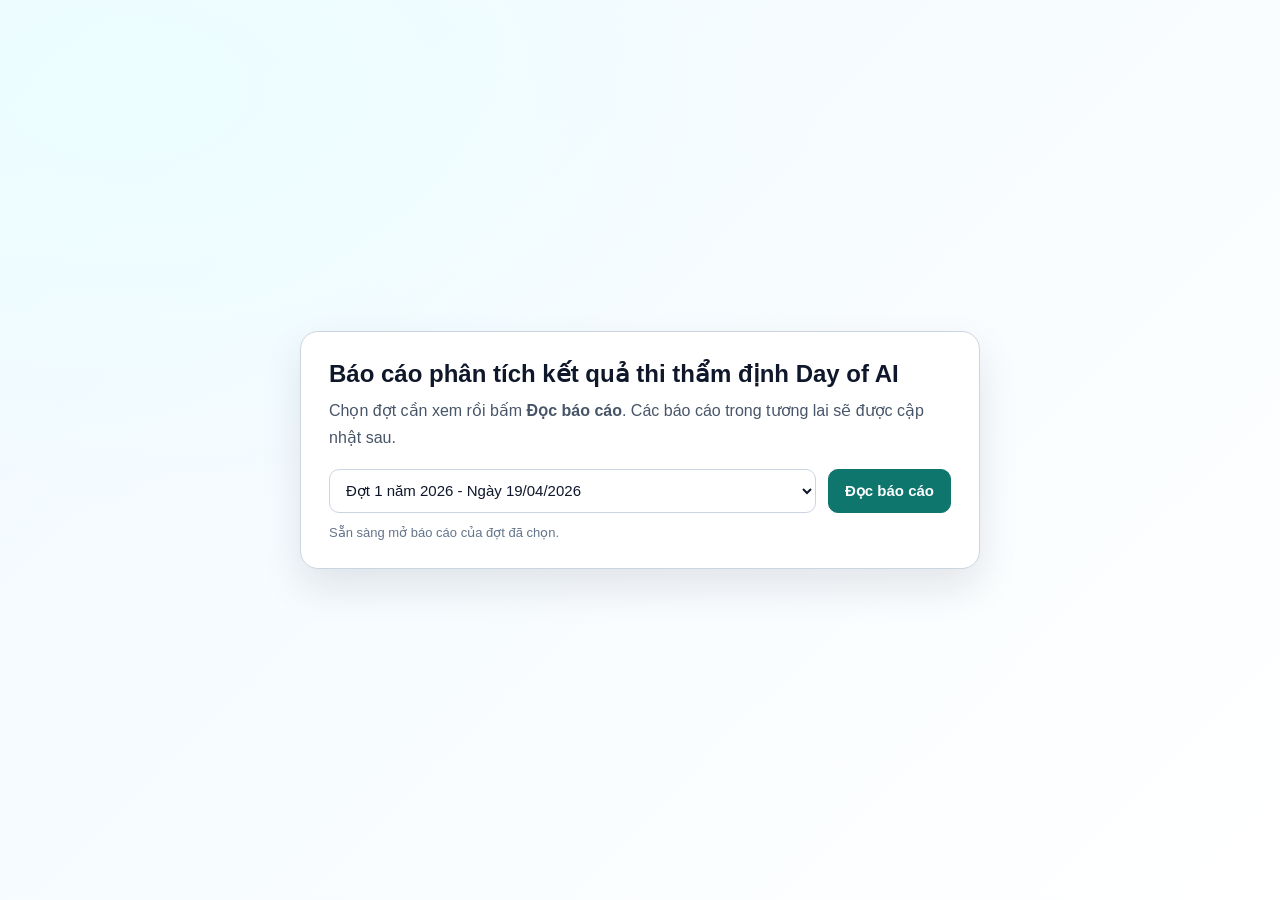
<file: index.html>
<!DOCTYPE html>
<html lang="vi">
<head>
<meta charset="UTF-8">
<meta name="viewport" content="width=device-width, initial-scale=1.0">
<title>Trung tâm báo cáo Kết quả thi thẩm định Day of AI</title>
<style>
:root{
	--bg1:#f0f9ff;
	--bg2:#ecfeff;
	--card:#ffffff;
	--ink:#0f172a;
	--sub:#475569;
	--line:#cbd5e1;
	--action:#0f766e;
}
*{box-sizing:border-box}
body{
	margin:0;
	min-height:100vh;
	display:flex;
	align-items:center;
	justify-content:center;
	background:radial-gradient(1200px 700px at 10% 10%,var(--bg2),transparent 60%),linear-gradient(135deg,var(--bg1),#ffffff);
	color:var(--ink);
	font-family:"Segoe UI",Arial,sans-serif;
	padding:24px;
}
.card{
	width:min(680px,100%);
	background:var(--card);
	border:1px solid var(--line);
	border-radius:18px;
	box-shadow:0 18px 40px rgba(15,23,42,.10);
	padding:28px;
}
h1{font-size:24px;margin:0 0 10px}
p{margin:0 0 18px;color:var(--sub);line-height:1.65}
.row{display:flex;gap:12px;flex-wrap:wrap}
select,button{
	height:44px;
	border-radius:10px;
	border:1px solid var(--line);
	font-size:15px;
}
select{
	flex:1 1 380px;
	padding:0 12px;
	background:#fff;
	color:var(--ink);
}
button{
	flex:0 0 auto;
	padding:0 16px;
	background:var(--action);
	border-color:var(--action);
	color:#fff;
	font-weight:600;
	cursor:pointer;
}
button:hover{filter:brightness(1.05)}
.hint{font-size:13px;color:#64748b;margin-top:12px}
</style>
</head>
<body>
<div class="card">
	<h1>Báo cáo phân tích kết quả thi thẩm định Day of AI</h1>
	<p>Chọn đợt cần xem rồi bấm <b>Đọc báo cáo</b>. Các báo cáo trong tương lai sẽ được cập nhật sau.</p>
	<div class="row">
		<select id="reportPeriod" aria-label="Chọn đợt báo cáo"></select>
		<button id="openReportBtn" type="button">Đọc báo cáo</button>
	</div>
	<div class="hint" id="periodHint"></div>
</div>

<script>
const REPORT_PERIODS=[
	{
		id:'2026-dot-1',
		label:'Đợt 1 năm 2026 - Ngày 19/04/2026',
		url:'BaoCao_Dot01.html'
	},
	{
		id:'2026-dot-2',
		label:'Đợt 2 năm 2026 - Ngày 18/05/2026',
		url:'BaoCao_Dot02.html'
	}
];

const selectEl=document.getElementById('reportPeriod');
const hintEl=document.getElementById('periodHint');
const openBtn=document.getElementById('openReportBtn');

REPORT_PERIODS.forEach((p,idx)=>{
	const opt=document.createElement('option');
	opt.value=p.id;
	opt.textContent=p.label;
	if(idx===0)opt.selected=true;
	selectEl.appendChild(opt);
});

function selectedPeriod(){
	return REPORT_PERIODS.find(p=>p.id===selectEl.value)||REPORT_PERIODS[0];
}

function refreshHint(){
	const p=selectedPeriod();
	hintEl.textContent=p.url?'Sẵn sàng mở báo cáo của đợt đã chọn.':'Báo cáo chưa có sẵn, sẽ được cập nhật sau.';
}

openBtn.addEventListener('click',()=>{
	const p=selectedPeriod();
	if(!p.url){
		alert('Đợt khảo sát này chưa có link báo cáo. Sẽ được cập nhật sau.');
		return;
	}
	window.location.href=p.url;
});

selectEl.addEventListener('change',refreshHint);
refreshHint();
</script>
</body>
</html>
</file>
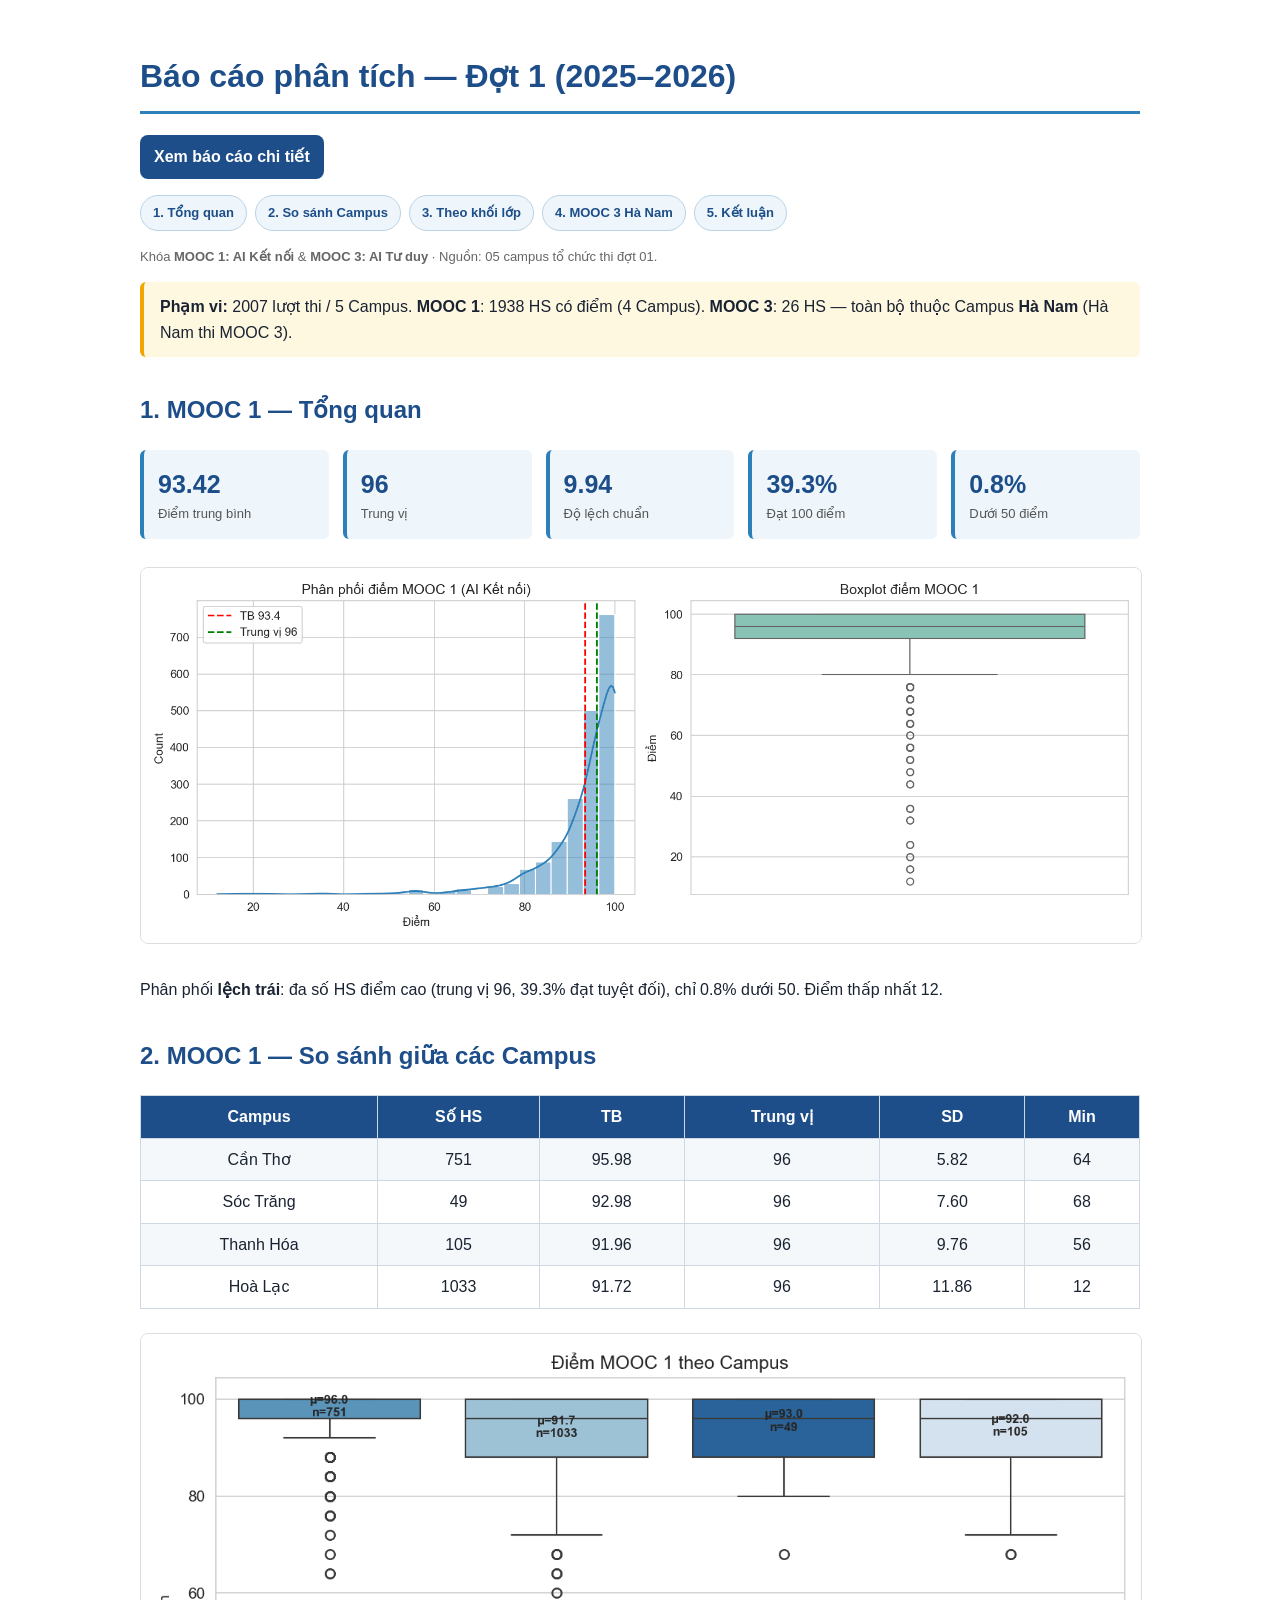
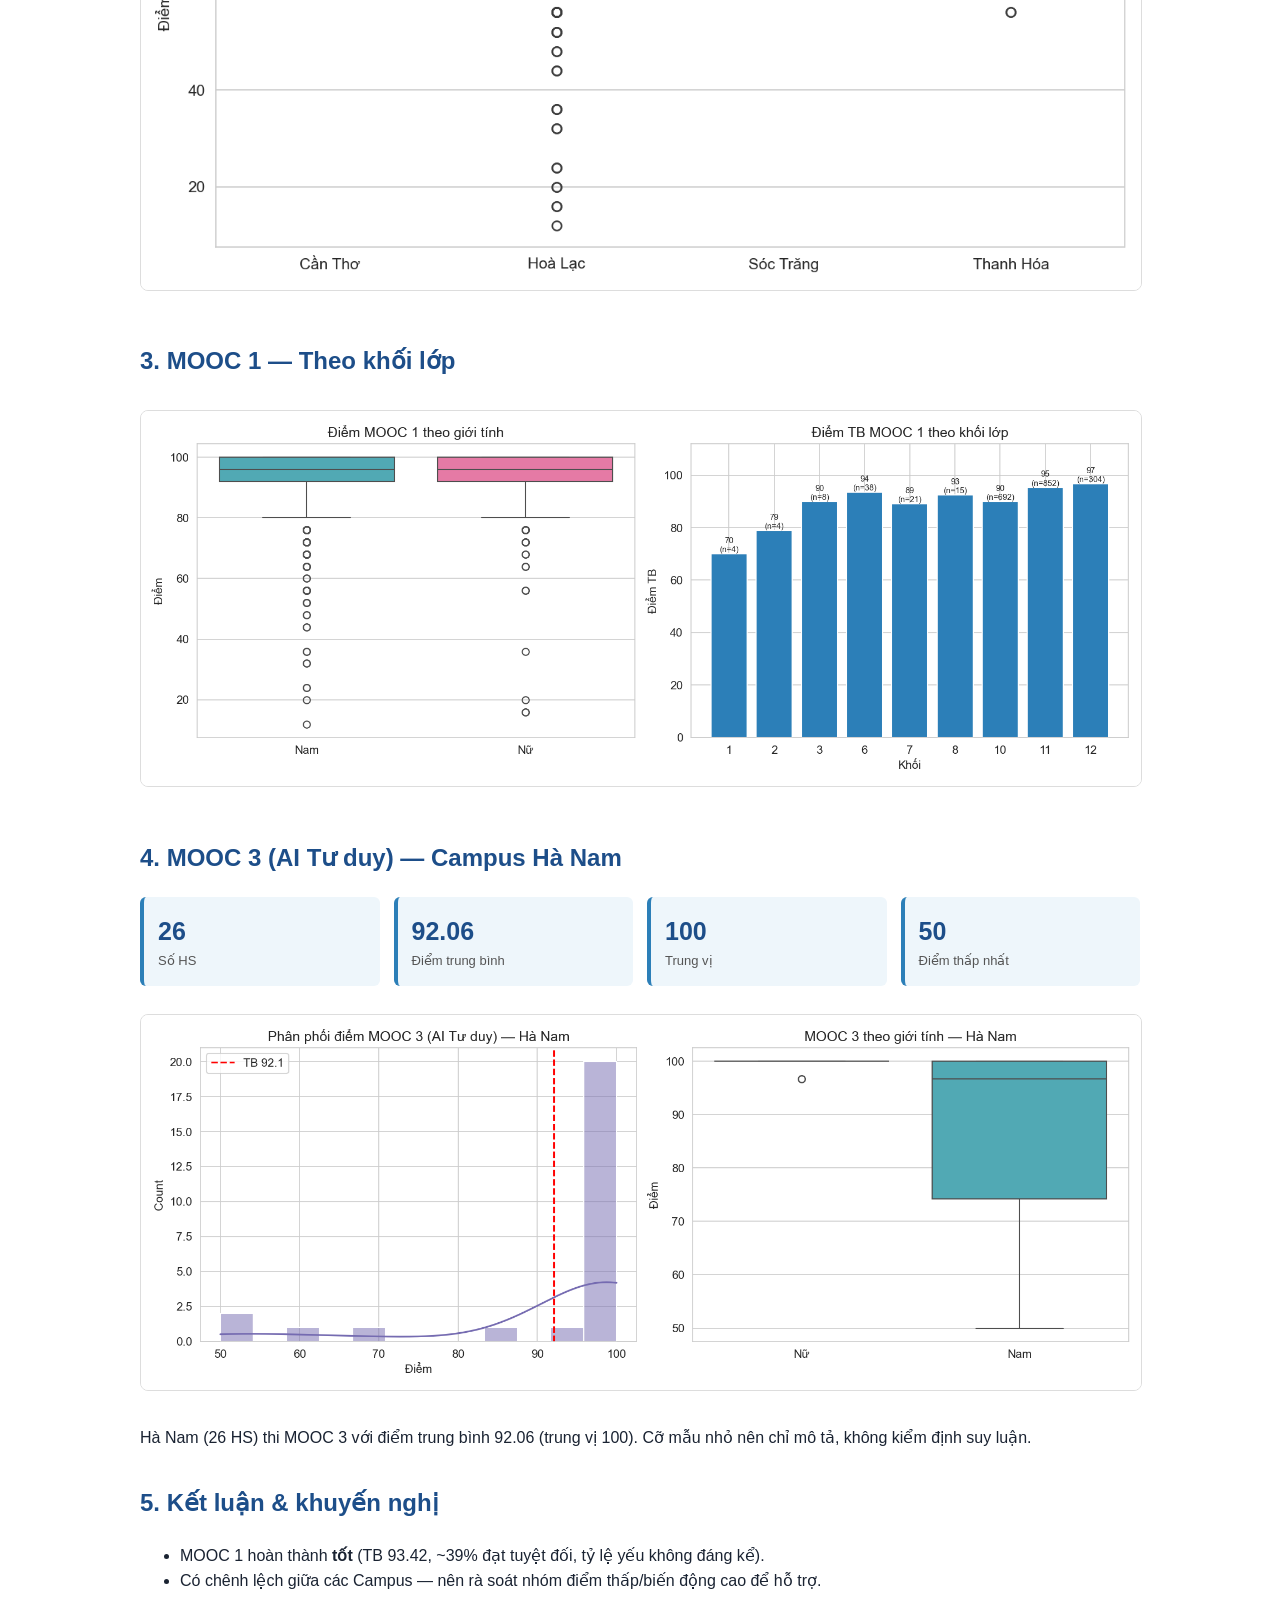
<file: BaoCao_Dot01.html>
<!doctype html><html lang=vi><head><meta charset=utf-8><meta name="viewport" content="width=device-width, initial-scale=1"><title>Báo cáo Đợt 1 — MOOC 1 & MOOC 3</title>
<style>body{font-family:'Segoe UI',Arial,sans-serif;max-width:1000px;margin:0 auto;padding:30px;color:#1a2332;line-height:1.6;scroll-behavior:smooth}
h1{color:#1d4e89;border-bottom:3px solid #2c7fb8;padding-bottom:8px}h2{color:#1d4e89;margin-top:34px}
.kpis{display:flex;flex-wrap:wrap;gap:14px;margin:18px 0}
.kpi{flex:1;min-width:140px;background:#eef6fb;border-left:4px solid #2c7fb8;border-radius:6px;padding:14px}
.kpi .v{font-size:25px;font-weight:700;color:#1d4e89}.kpi .l{font-size:13px;color:#555}
table{border-collapse:collapse;width:100%;margin:14px 0}th,td{border:1px solid #cfd8e3;padding:8px 10px;text-align:center}
th{background:#1d4e89;color:#fff}tr:nth-child(even){background:#f4f8fb}
img{width:100%;border:1px solid #ddd;border-radius:8px;margin:10px 0}
.box{background:#fff8e1;border-left:4px solid #f0a500;padding:12px 16px;border-radius:6px;margin:14px 0}
.sig{color:#0a7d2c;font-weight:700}.note{color:#666;font-size:13px}.top-actions{margin:10px 0 16px}.btn-report{display:inline-block;background:#1d4e89;color:#fff;padding:9px 14px;border-radius:8px;text-decoration:none;font-weight:600}.btn-report:hover{background:#163b68}.section-nav{display:flex;flex-wrap:wrap;gap:8px;margin:8px 0 16px}.btn-section{display:inline-block;background:#eef6fb;color:#1d4e89;border:1px solid #b9d3e6;border-radius:999px;padding:7px 12px;text-decoration:none;font-size:13px;font-weight:700}.btn-section:hover{background:#dceefb}</style></head><body>
<h1>Báo cáo phân tích — Đợt 1 (2025–2026)</h1>
<div class=top-actions><a class=btn-report href="https://docs.google.com/document/d/1Xcvqt2mrT-_63odP1Xwmyyf22rrG0_cn/view" target="_blank" rel="noopener noreferrer">Xem báo cáo chi tiết</a></div>
<div class=section-nav><a class=btn-section href="#sec-1">1. Tổng quan</a><a class=btn-section href="#sec-2">2. So sánh Campus</a><a class=btn-section href="#sec-3">3. Theo khối lớp</a><a class=btn-section href="#sec-4">4. MOOC 3 Hà Nam</a><a class=btn-section href="#sec-5">5. Kết luận</a></div>
<p class=note>Khóa <b>MOOC 1: AI Kết nối</b> &amp; <b>MOOC 3: AI Tư duy</b> · Nguồn: 05 campus tổ chức thi đợt 01.</p>
<div class=box><b>Phạm vi:</b> 2007 lượt thi / 5 Campus. <b>MOOC 1</b>: 1938 HS có điểm (4 Campus). <b>MOOC 3</b>: 26 HS — toàn bộ thuộc Campus <b>Hà Nam</b> (Hà Nam thi MOOC 3).</div>

<h2 id=sec-1>1. MOOC 1 — Tổng quan</h2>
<div class=kpis>
<div class=kpi><div class=v>93.42</div><div class=l>Điểm trung bình</div></div>
<div class=kpi><div class=v>96</div><div class=l>Trung vị</div></div>
<div class=kpi><div class=v>9.94</div><div class=l>Độ lệch chuẩn</div></div>
<div class=kpi><div class=v>39.3%</div><div class=l>Đạt 100 điểm</div></div>
<div class=kpi><div class=v>0.8%</div><div class=l>Dưới 50 điểm</div></div>
</div>
<img alt="Biểu đồ báo cáo" title="Biểu đồ báo cáo" src="[data-uri]">
<p>Phân phối <b>lệch trái</b>: đa số HS điểm cao (trung vị 96, 39.3% đạt tuyệt đối), chỉ 0.8% dưới 50. Điểm thấp nhất 12.</p>

<h2 id=sec-2>2. MOOC 1 — So sánh giữa các Campus</h2>
<table><tr><th>Campus</th><th>Số HS</th><th>TB</th><th>Trung vị</th><th>SD</th><th>Min</th></tr><tr><td>Cần Thơ</td><td>751</td><td>95.98</td><td>96</td><td>5.82</td><td>64</td></tr><tr><td>Sóc Trăng</td><td>49</td><td>92.98</td><td>96</td><td>7.60</td><td>68</td></tr><tr><td>Thanh Hóa</td><td>105</td><td>91.96</td><td>96</td><td>9.76</td><td>56</td></tr><tr><td>Hoà Lạc</td><td>1033</td><td>91.72</td><td>96</td><td>11.86</td><td>12</td></tr></table>
<img alt="Biểu đồ báo cáo" title="Biểu đồ báo cáo" src="[data-uri]">

<h2 id=sec-3>3. MOOC 1 — Theo khối lớp</h2>
<img alt="Biểu đồ báo cáo" title="Biểu đồ báo cáo" src="[data-uri]">

<h2 id=sec-4>4. MOOC 3 (AI Tư duy) — Campus Hà Nam</h2>
<div class=kpis>
<div class=kpi><div class=v>26</div><div class=l>Số HS</div></div>
<div class=kpi><div class=v>92.06</div><div class=l>Điểm trung bình</div></div>
<div class=kpi><div class=v>100</div><div class=l>Trung vị</div></div>
<div class=kpi><div class=v>50</div><div class=l>Điểm thấp nhất</div></div>
</div>
<img alt="Biểu đồ báo cáo" title="Biểu đồ báo cáo" src="[data-uri]">
<p>Hà Nam (26 HS) thi MOOC 3 với điểm trung bình 92.06 (trung vị 100). Cỡ mẫu nhỏ nên chỉ mô tả, không kiểm định suy luận.</p>

<h2 id=sec-5>5. Kết luận &amp; khuyến nghị</h2>
<ul>
<li>MOOC 1 hoàn thành <b>tốt</b> (TB 93.42, ~39% đạt tuyệt đối, tỷ lệ yếu không đáng kể).</li>
<li>Có chênh lệch giữa các Campus — nên rà soát nhóm điểm thấp/biến động cao để hỗ trợ.</li>
</ul>
</body></html>
</file>
